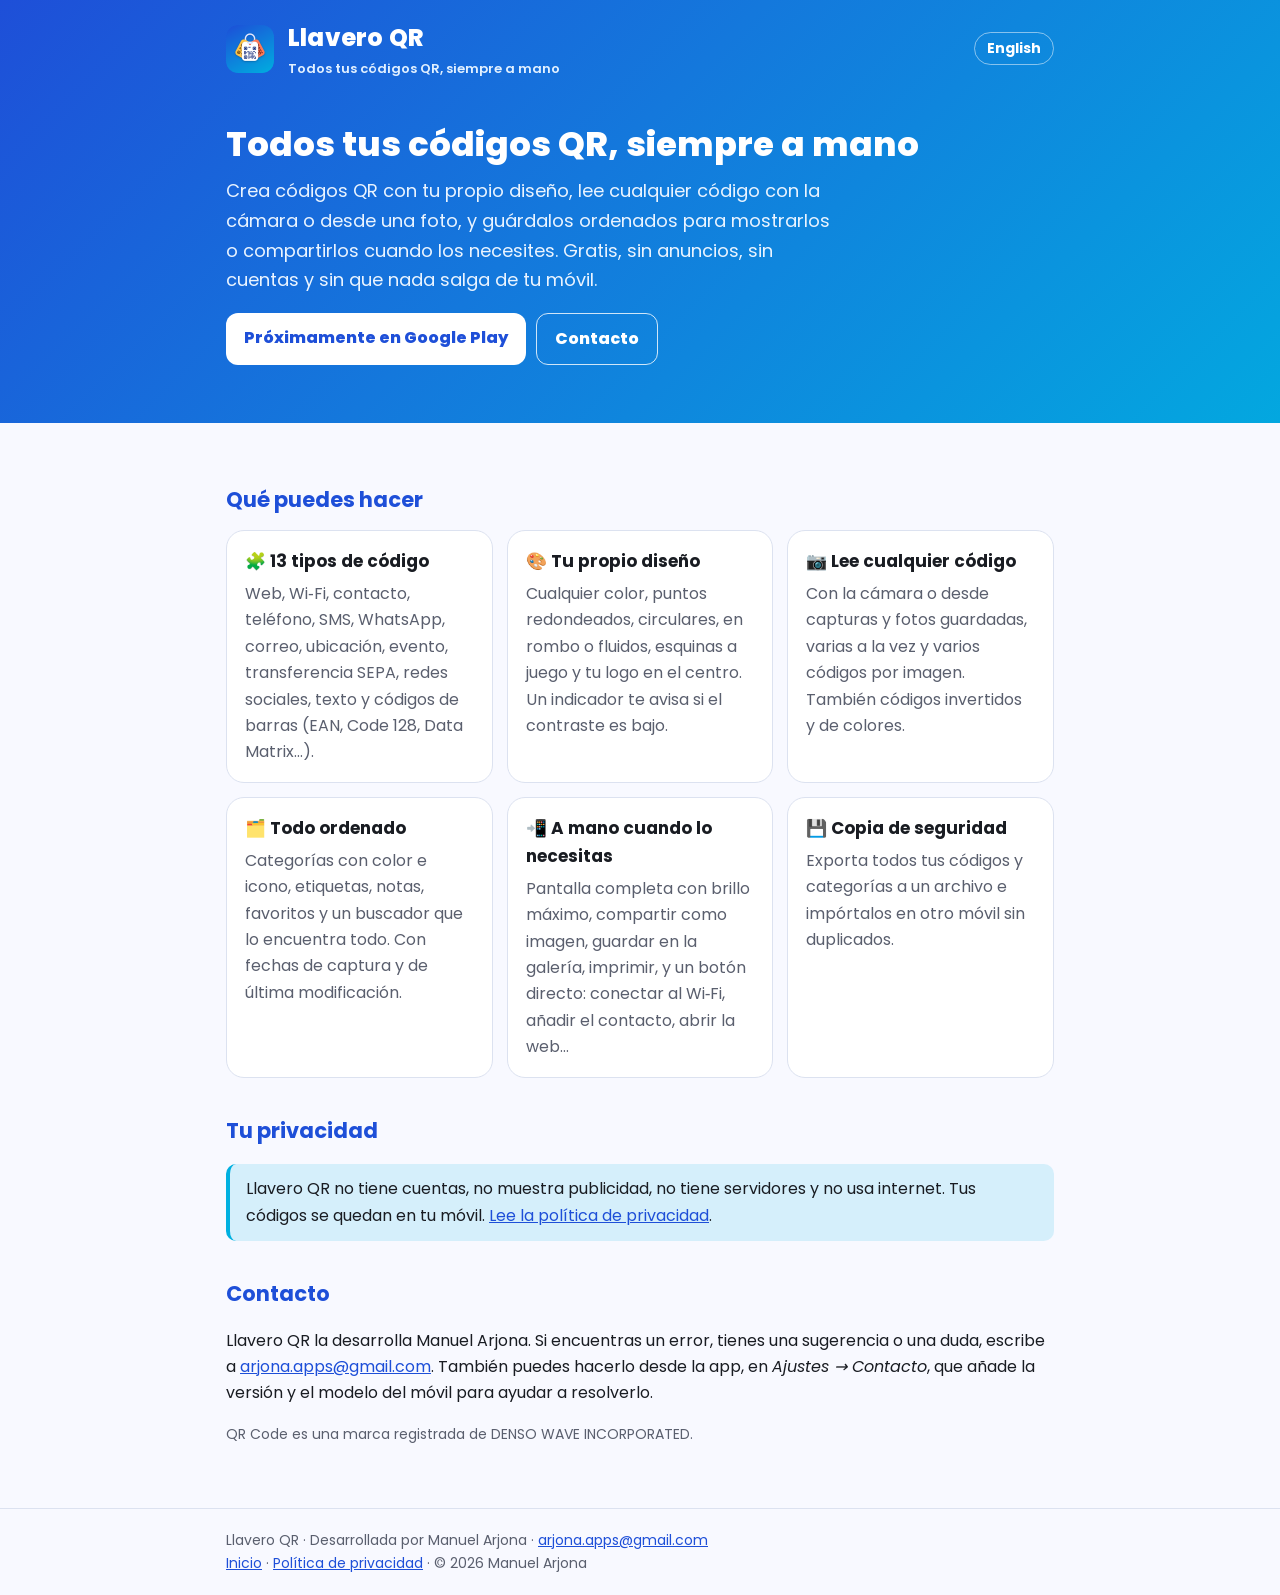
<file: index.html>
<!doctype html>
<html lang="es">
<head>
<meta charset="utf-8">
<meta name="viewport" content="width=device-width, initial-scale=1">
<meta name="theme-color" content="#1E4FD8">
<link rel="icon" href="favicon.png" type="image/png">
<link rel="preconnect" href="https://fonts.googleapis.com">
<link rel="preconnect" href="https://fonts.gstatic.com" crossorigin>
<link href="https://fonts.googleapis.com/css2?family=Poppins:wght@400;600;700;800&display=swap" rel="stylesheet">
<link rel="stylesheet" href="estilo.css">
<title>Llavero QR · Todos tus códigos QR, siempre a mano</title>
<meta name="description" content="Llavero QR es una app para Android para crear, leer, guardar, ordenar y compartir códigos QR y de barras. Gratis, sin anuncios, sin cuentas y sin internet.">
</head>
<body>
<header><div class="cab"><img src="icono.png" alt=""><div><a class="marca" href="index.html">Llavero QR</a><small>Todos tus códigos QR, siempre a mano</small></div><a class="idioma" href="en.html">English</a></div>
<div class="portada"><h1>Todos tus códigos QR, siempre a mano</h1>
<p>Crea códigos QR con tu propio diseño, lee cualquier código con la cámara o desde una foto, y guárdalos ordenados para mostrarlos o compartirlos cuando los necesites. Gratis, sin anuncios, sin cuentas y sin que nada salga de tu móvil.</p>
<div class="botones"><span class="boton">Próximamente en Google Play</span><a class="boton claro" href="mailto:arjona.apps@gmail.com?subject=APP%20Llavero%20QR">Contacto</a></div></div></header>
<main>
<h2>Qué puedes hacer</h2>
<div class="rejilla">
<div class="tarjeta"><h3>🧩 13 tipos de código</h3><p>Web, Wi‑Fi, contacto, teléfono, SMS, WhatsApp, correo, ubicación, evento, transferencia SEPA, redes sociales, texto y códigos de barras (EAN, Code 128, Data Matrix…).</p></div>
<div class="tarjeta"><h3>🎨 Tu propio diseño</h3><p>Cualquier color, puntos redondeados, circulares, en rombo o fluidos, esquinas a juego y tu logo en el centro. Un indicador te avisa si el contraste es bajo.</p></div>
<div class="tarjeta"><h3>📷 Lee cualquier código</h3><p>Con la cámara o desde capturas y fotos guardadas, varias a la vez y varios códigos por imagen. También códigos invertidos y de colores.</p></div>
<div class="tarjeta"><h3>🗂️ Todo ordenado</h3><p>Categorías con color e icono, etiquetas, notas, favoritos y un buscador que lo encuentra todo. Con fechas de captura y de última modificación.</p></div>
<div class="tarjeta"><h3>📲 A mano cuando lo necesitas</h3><p>Pantalla completa con brillo máximo, compartir como imagen, guardar en la galería, imprimir, y un botón directo: conectar al Wi‑Fi, añadir el contacto, abrir la web…</p></div>
<div class="tarjeta"><h3>💾 Copia de seguridad</h3><p>Exporta todos tus códigos y categorías a un archivo e impórtalos en otro móvil sin duplicados.</p></div>
</div>
<h2>Tu privacidad</h2>
<p class="nota">Llavero QR no tiene cuentas, no muestra publicidad, no tiene servidores y no usa internet. Tus códigos se quedan en tu móvil. <a href="privacidad.html">Lee la política de privacidad</a>.</p>
<h2>Contacto</h2>
<p>Llavero QR la desarrolla Manuel Arjona. Si encuentras un error, tienes una sugerencia o una duda, escribe a <a href="mailto:arjona.apps@gmail.com?subject=APP%20Llavero%20QR">arjona.apps@gmail.com</a>. También puedes hacerlo desde la app, en <em>Ajustes → Contacto</em>, que añade la versión y el modelo del móvil para ayudar a resolverlo.</p>
<p style="color:var(--suave);font-size:14px">QR Code es una marca registrada de DENSO WAVE INCORPORATED.</p>
</main>
<footer><div>Llavero QR · Desarrollada por Manuel Arjona · <a href="mailto:arjona.apps@gmail.com?subject=APP%20Llavero%20QR">arjona.apps@gmail.com</a><br>
<a href="index.html">Inicio</a> · <a href="privacidad.html">Política de privacidad</a> · © 2026 Manuel Arjona</div></footer>
</body>
</html>
</file>
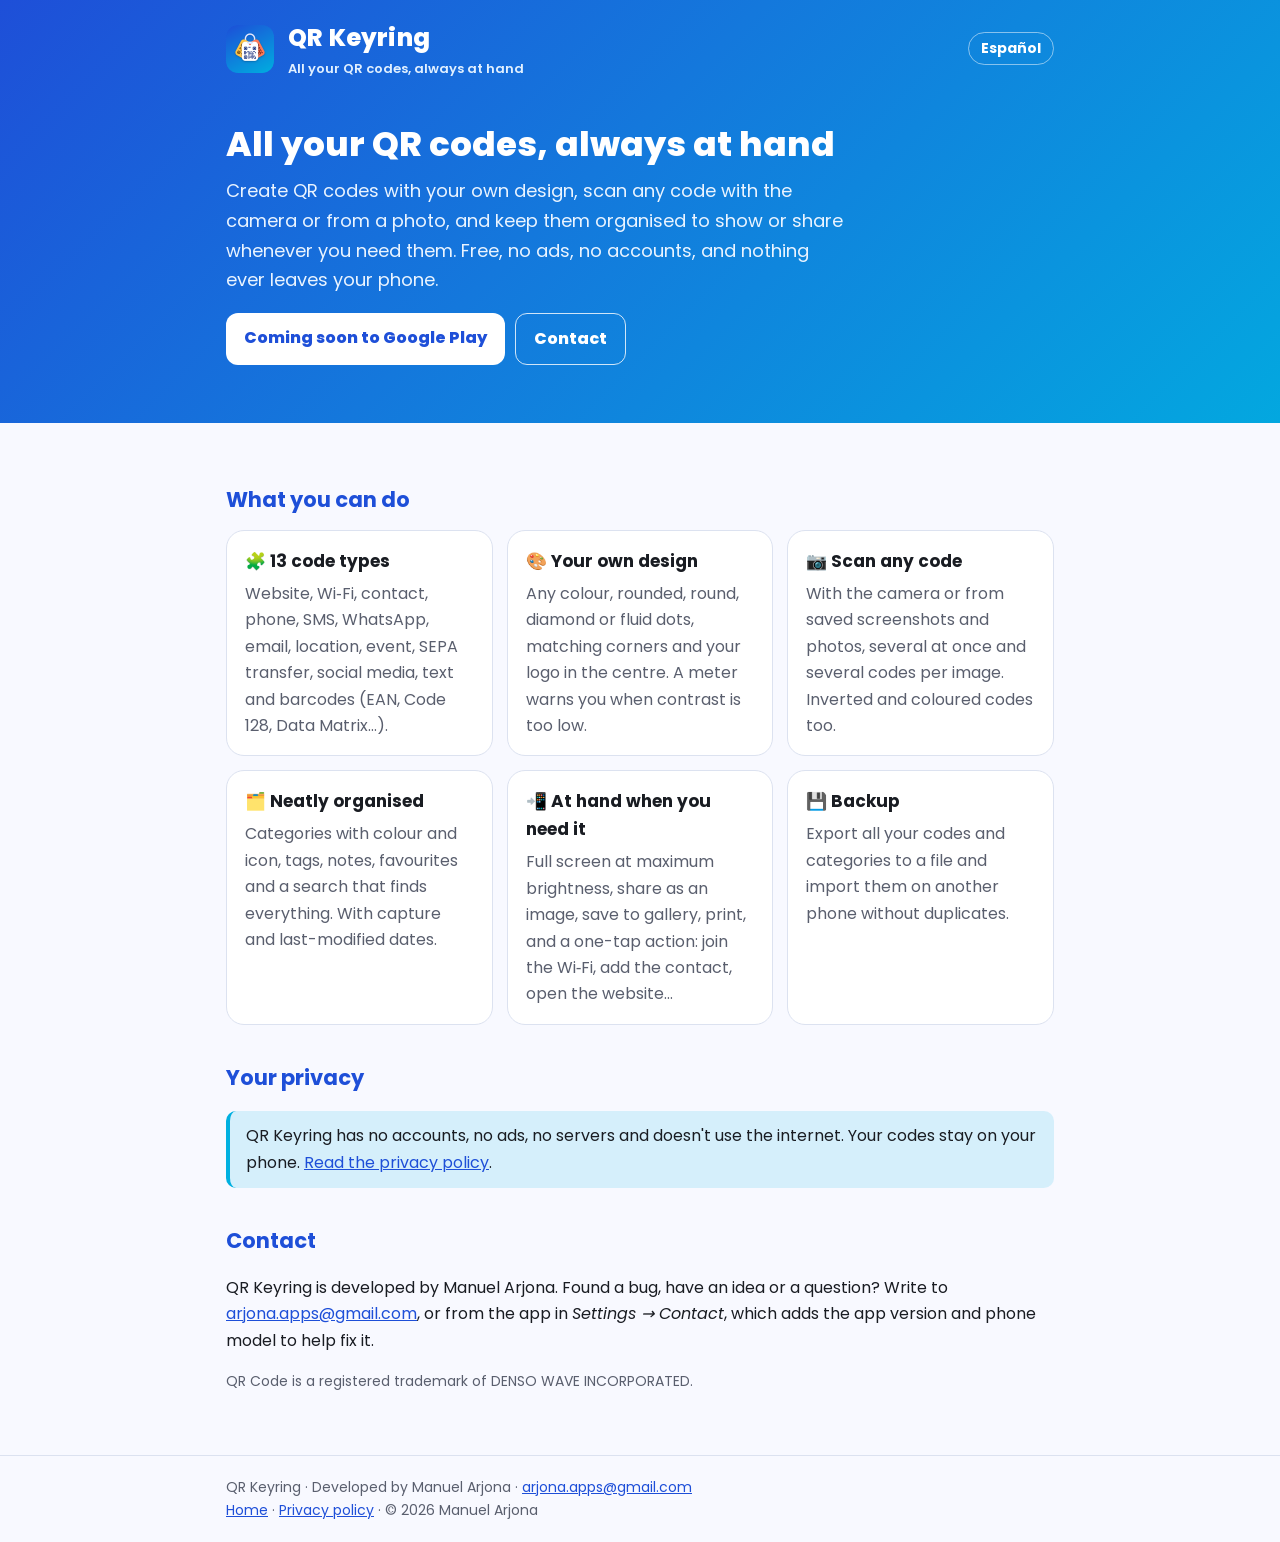
<file: en.html>
<!doctype html>
<html lang="en">
<head>
<meta charset="utf-8">
<meta name="viewport" content="width=device-width, initial-scale=1">
<meta name="theme-color" content="#1E4FD8">
<link rel="icon" href="favicon.png" type="image/png">
<link rel="preconnect" href="https://fonts.googleapis.com">
<link rel="preconnect" href="https://fonts.gstatic.com" crossorigin>
<link href="https://fonts.googleapis.com/css2?family=Poppins:wght@400;600;700;800&display=swap" rel="stylesheet">
<link rel="stylesheet" href="estilo.css">
<title>QR Keyring · All your QR codes, always at hand</title>
<meta name="description" content="QR Keyring is an Android app to create, scan, save, organise and share QR codes and barcodes. Free, no ads, no accounts, no internet.">
</head>
<body>
<header><div class="cab"><img src="icono.png" alt=""><div><a class="marca" href="en.html">QR Keyring</a><small>All your QR codes, always at hand</small></div><a class="idioma" href="index.html">Español</a></div>
<div class="portada"><h1>All your QR codes, always at hand</h1>
<p>Create QR codes with your own design, scan any code with the camera or from a photo, and keep them organised to show or share whenever you need them. Free, no ads, no accounts, and nothing ever leaves your phone.</p>
<div class="botones"><span class="boton">Coming soon to Google Play</span><a class="boton claro" href="mailto:arjona.apps@gmail.com?subject=APP%20Llavero%20QR">Contact</a></div></div></header>
<main>
<h2>What you can do</h2>
<div class="rejilla">
<div class="tarjeta"><h3>🧩 13 code types</h3><p>Website, Wi‑Fi, contact, phone, SMS, WhatsApp, email, location, event, SEPA transfer, social media, text and barcodes (EAN, Code 128, Data Matrix…).</p></div>
<div class="tarjeta"><h3>🎨 Your own design</h3><p>Any colour, rounded, round, diamond or fluid dots, matching corners and your logo in the centre. A meter warns you when contrast is too low.</p></div>
<div class="tarjeta"><h3>📷 Scan any code</h3><p>With the camera or from saved screenshots and photos, several at once and several codes per image. Inverted and coloured codes too.</p></div>
<div class="tarjeta"><h3>🗂️ Neatly organised</h3><p>Categories with colour and icon, tags, notes, favourites and a search that finds everything. With capture and last-modified dates.</p></div>
<div class="tarjeta"><h3>📲 At hand when you need it</h3><p>Full screen at maximum brightness, share as an image, save to gallery, print, and a one-tap action: join the Wi‑Fi, add the contact, open the website…</p></div>
<div class="tarjeta"><h3>💾 Backup</h3><p>Export all your codes and categories to a file and import them on another phone without duplicates.</p></div>
</div>
<h2>Your privacy</h2>
<p class="nota">QR Keyring has no accounts, no ads, no servers and doesn't use the internet. Your codes stay on your phone. <a href="privacy.html">Read the privacy policy</a>.</p>
<h2>Contact</h2>
<p>QR Keyring is developed by Manuel Arjona. Found a bug, have an idea or a question? Write to <a href="mailto:arjona.apps@gmail.com?subject=APP%20Llavero%20QR">arjona.apps@gmail.com</a>, or from the app in <em>Settings → Contact</em>, which adds the app version and phone model to help fix it.</p>
<p style="color:var(--suave);font-size:14px">QR Code is a registered trademark of DENSO WAVE INCORPORATED.</p>
</main>
<footer><div>QR Keyring · Developed by Manuel Arjona · <a href="mailto:arjona.apps@gmail.com?subject=APP%20Llavero%20QR">arjona.apps@gmail.com</a><br>
<a href="en.html">Home</a> · <a href="privacy.html">Privacy policy</a> · © 2026 Manuel Arjona</div></footer>
</body>
</html>
</file>
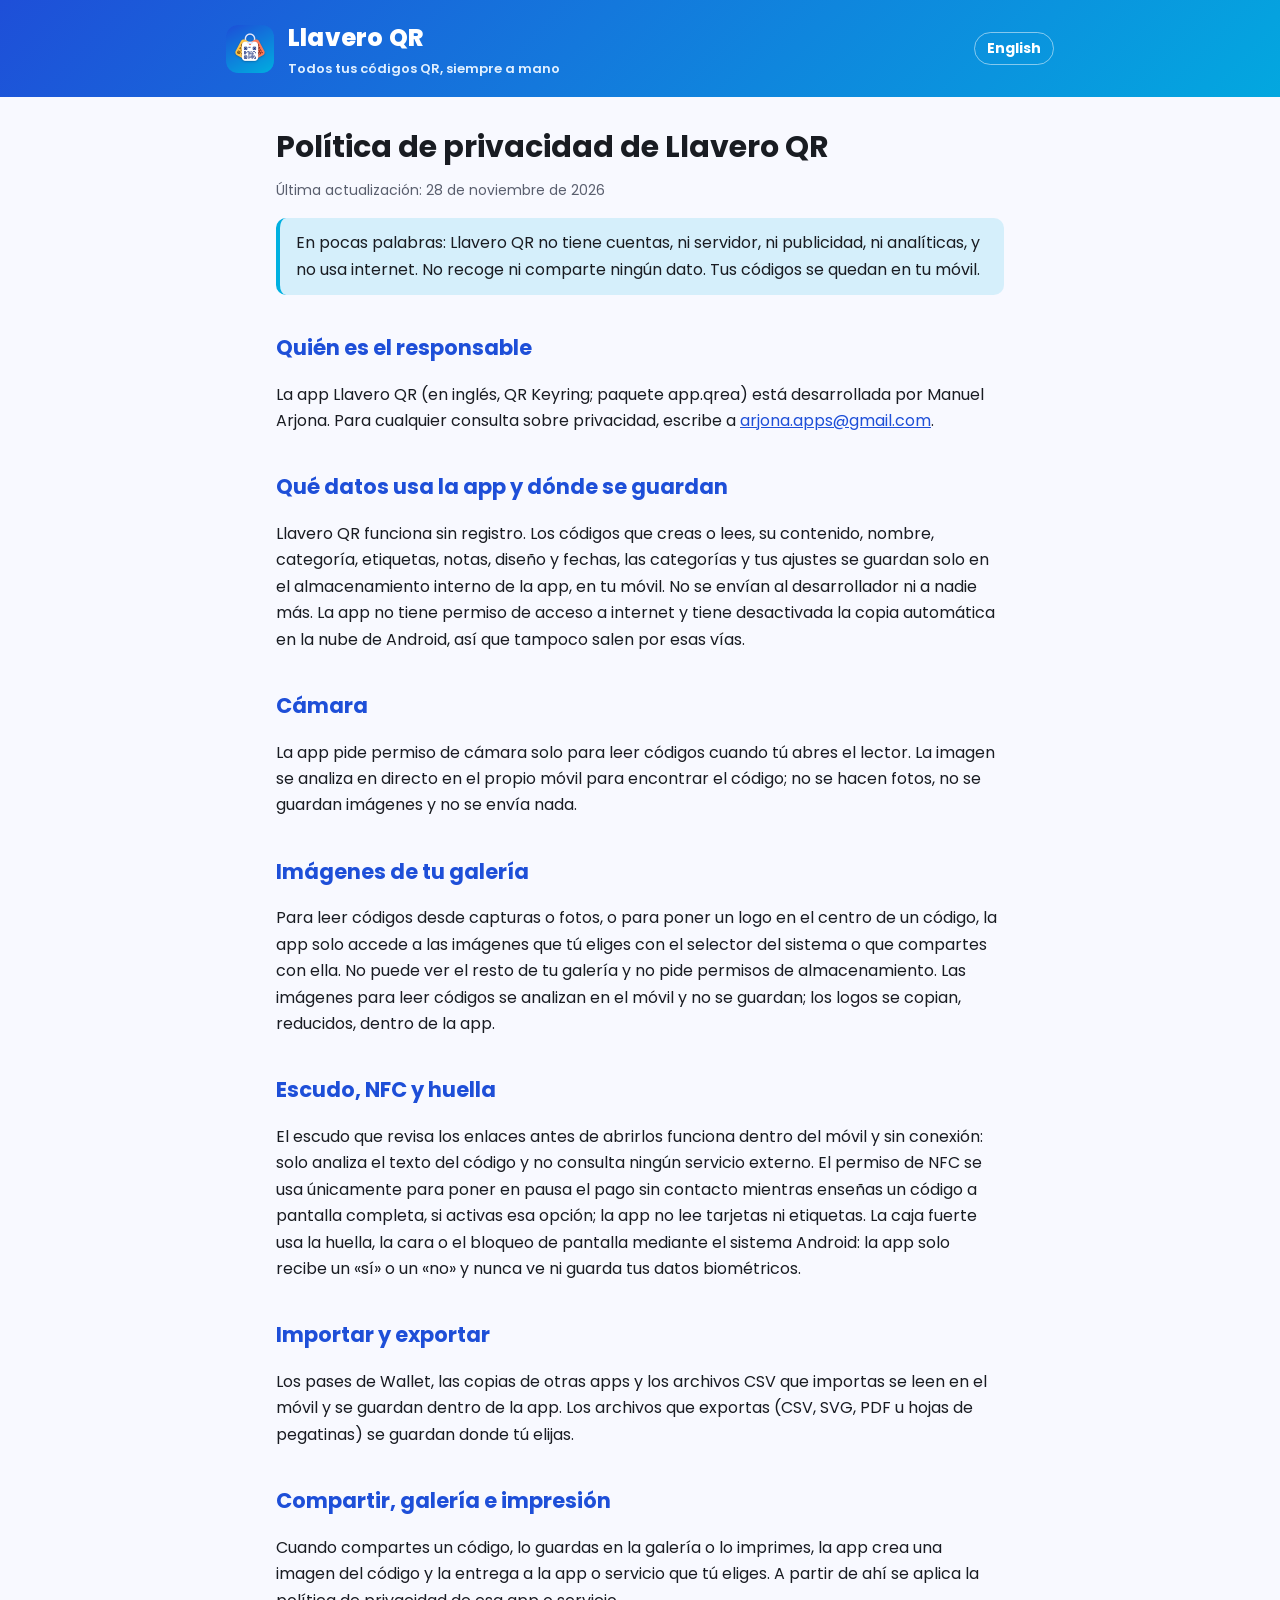
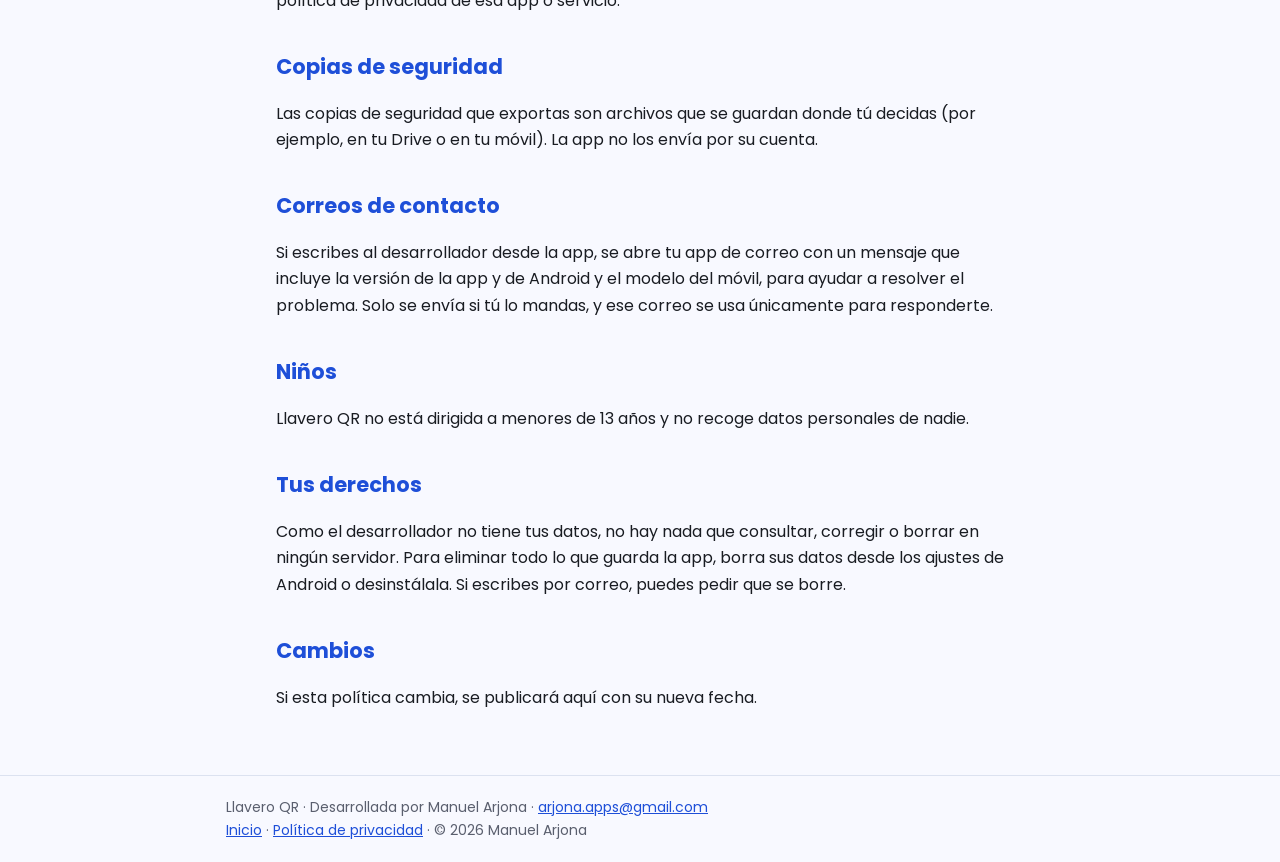
<file: privacidad.html>
<!doctype html>
<html lang="es">
<head>
<meta charset="utf-8">
<meta name="viewport" content="width=device-width, initial-scale=1">
<meta name="theme-color" content="#1E4FD8">
<link rel="icon" href="favicon.png" type="image/png">
<link rel="preconnect" href="https://fonts.googleapis.com">
<link rel="preconnect" href="https://fonts.gstatic.com" crossorigin>
<link href="https://fonts.googleapis.com/css2?family=Poppins:wght@400;600;700;800&display=swap" rel="stylesheet">
<link rel="stylesheet" href="estilo.css">
<title>Privacidad de Llavero QR</title>
<meta name="description" content="Política de privacidad de la app Llavero QR.">
</head>
<body>
<header><div class="cab"><img src="icono.png" alt=""><div><a class="marca" href="index.html">Llavero QR</a><small>Todos tus códigos QR, siempre a mano</small></div><a class="idioma" href="privacy.html">English</a></div></header>
<main class="texto">
<h1>Política de privacidad de Llavero QR</h1>
<p class="fecha">Última actualización: 28 de noviembre de 2026</p>
<p class="nota">En pocas palabras: Llavero QR no tiene cuentas, ni servidor, ni publicidad, ni analíticas, y no usa internet. No recoge ni comparte ningún dato. Tus códigos se quedan en tu móvil.</p>

<h2>Quién es el responsable</h2>
<p>La app Llavero QR (en inglés, QR Keyring; paquete app.qrea) está desarrollada por Manuel Arjona. Para cualquier consulta sobre privacidad, escribe a <a href="mailto:arjona.apps@gmail.com?subject=APP%20Llavero%20QR%20-%20Privacidad">arjona.apps@gmail.com</a>.</p>

<h2>Qué datos usa la app y dónde se guardan</h2>
<p>Llavero QR funciona sin registro. Los códigos que creas o lees, su contenido, nombre, categoría, etiquetas, notas, diseño y fechas, las categorías y tus ajustes se guardan solo en el almacenamiento interno de la app, en tu móvil. No se envían al desarrollador ni a nadie más. La app no tiene permiso de acceso a internet y tiene desactivada la copia automática en la nube de Android, así que tampoco salen por esas vías.</p>

<h2>Cámara</h2>
<p>La app pide permiso de cámara solo para leer códigos cuando tú abres el lector. La imagen se analiza en directo en el propio móvil para encontrar el código; no se hacen fotos, no se guardan imágenes y no se envía nada.</p>

<h2>Imágenes de tu galería</h2>
<p>Para leer códigos desde capturas o fotos, o para poner un logo en el centro de un código, la app solo accede a las imágenes que tú eliges con el selector del sistema o que compartes con ella. No puede ver el resto de tu galería y no pide permisos de almacenamiento. Las imágenes para leer códigos se analizan en el móvil y no se guardan; los logos se copian, reducidos, dentro de la app.</p>

<h2>Escudo, NFC y huella</h2>
<p>El escudo que revisa los enlaces antes de abrirlos funciona dentro del móvil y sin conexión: solo analiza el texto del código y no consulta ningún servicio externo. El permiso de NFC se usa únicamente para poner en pausa el pago sin contacto mientras enseñas un código a pantalla completa, si activas esa opción; la app no lee tarjetas ni etiquetas. La caja fuerte usa la huella, la cara o el bloqueo de pantalla mediante el sistema Android: la app solo recibe un «sí» o un «no» y nunca ve ni guarda tus datos biométricos.</p>

<h2>Importar y exportar</h2>
<p>Los pases de Wallet, las copias de otras apps y los archivos CSV que importas se leen en el móvil y se guardan dentro de la app. Los archivos que exportas (CSV, SVG, PDF u hojas de pegatinas) se guardan donde tú elijas.</p>

<h2>Compartir, galería e impresión</h2>
<p>Cuando compartes un código, lo guardas en la galería o lo imprimes, la app crea una imagen del código y la entrega a la app o servicio que tú eliges. A partir de ahí se aplica la política de privacidad de esa app o servicio.</p>

<h2>Copias de seguridad</h2>
<p>Las copias de seguridad que exportas son archivos que se guardan donde tú decidas (por ejemplo, en tu Drive o en tu móvil). La app no los envía por su cuenta.</p>

<h2>Correos de contacto</h2>
<p>Si escribes al desarrollador desde la app, se abre tu app de correo con un mensaje que incluye la versión de la app y de Android y el modelo del móvil, para ayudar a resolver el problema. Solo se envía si tú lo mandas, y ese correo se usa únicamente para responderte.</p>

<h2>Niños</h2>
<p>Llavero QR no está dirigida a menores de 13 años y no recoge datos personales de nadie.</p>

<h2>Tus derechos</h2>
<p>Como el desarrollador no tiene tus datos, no hay nada que consultar, corregir o borrar en ningún servidor. Para eliminar todo lo que guarda la app, borra sus datos desde los ajustes de Android o desinstálala. Si escribes por correo, puedes pedir que se borre.</p>

<h2>Cambios</h2>
<p>Si esta política cambia, se publicará aquí con su nueva fecha.</p>
</main>
<footer><div>Llavero QR · Desarrollada por Manuel Arjona · <a href="mailto:arjona.apps@gmail.com?subject=APP%20Llavero%20QR">arjona.apps@gmail.com</a><br>
<a href="index.html">Inicio</a> · <a href="privacidad.html">Política de privacidad</a> · © 2026 Manuel Arjona</div></footer>
</body>
</html>
</file>
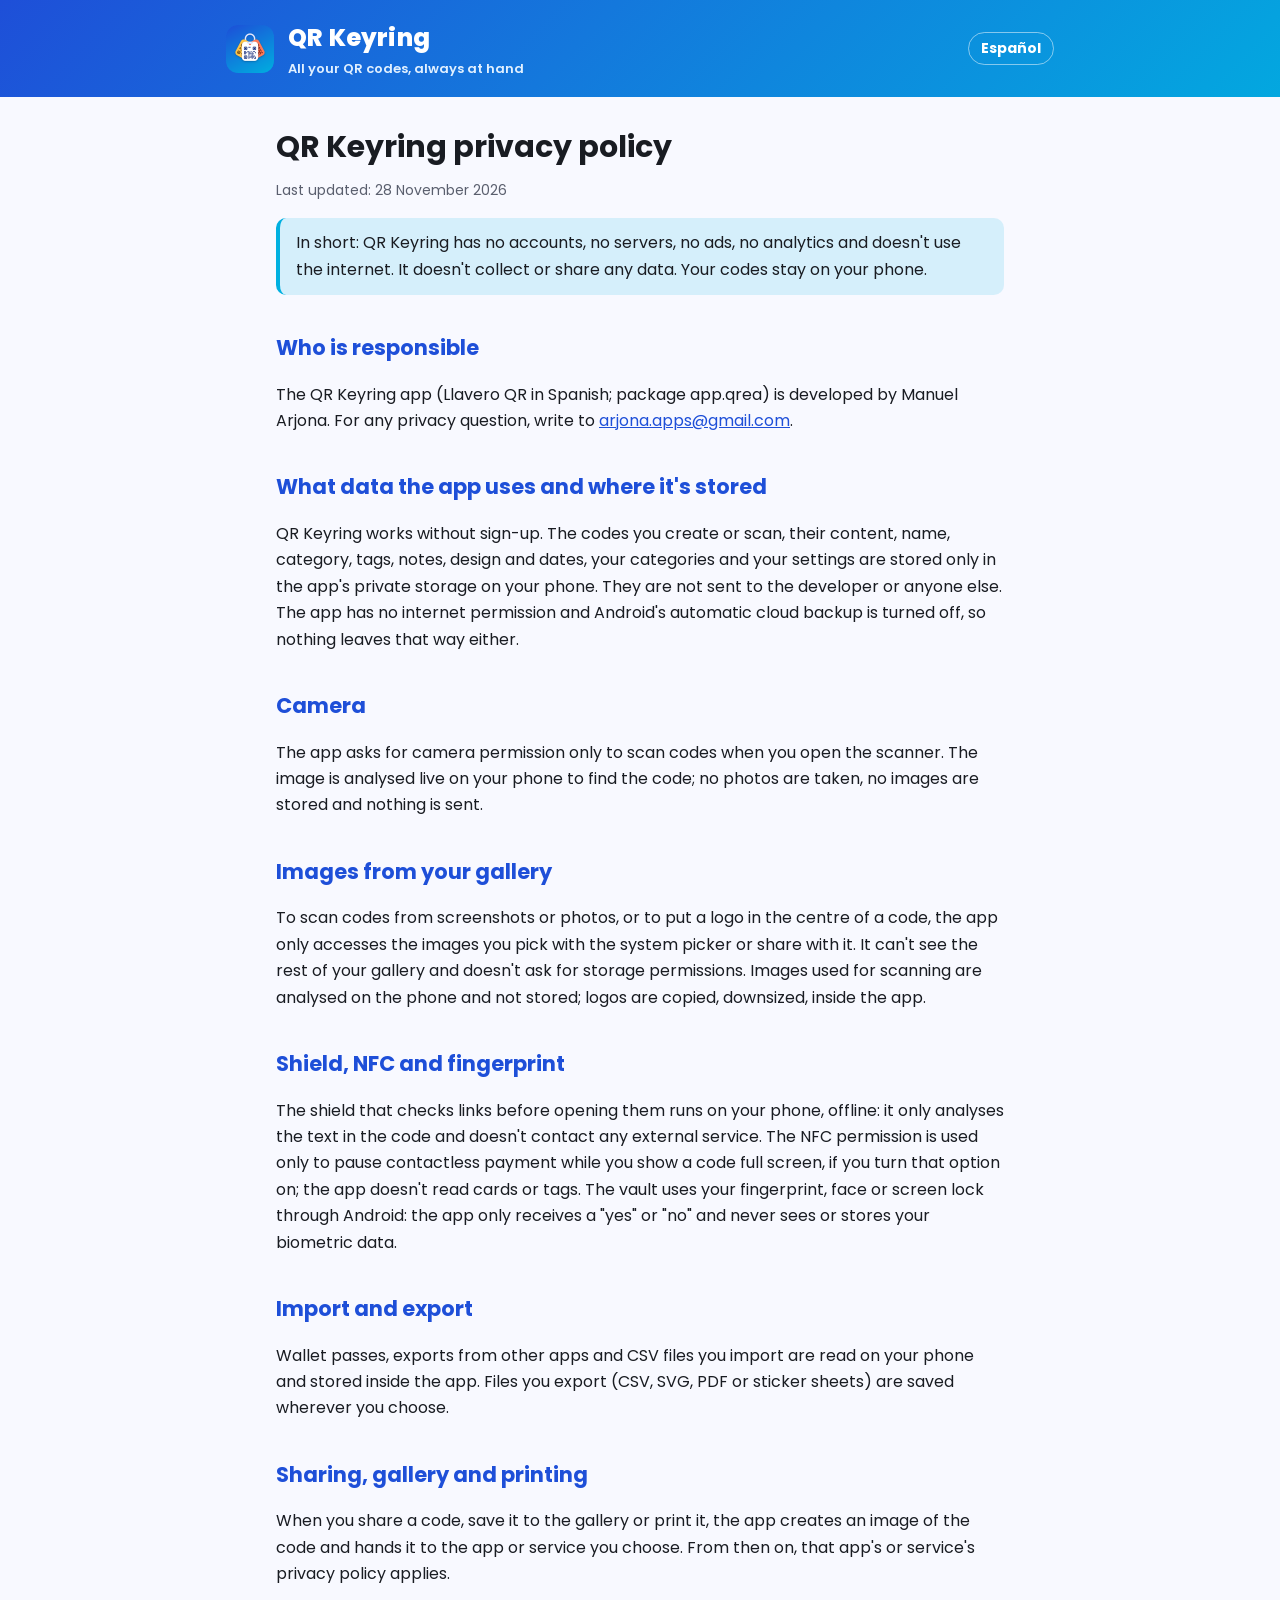
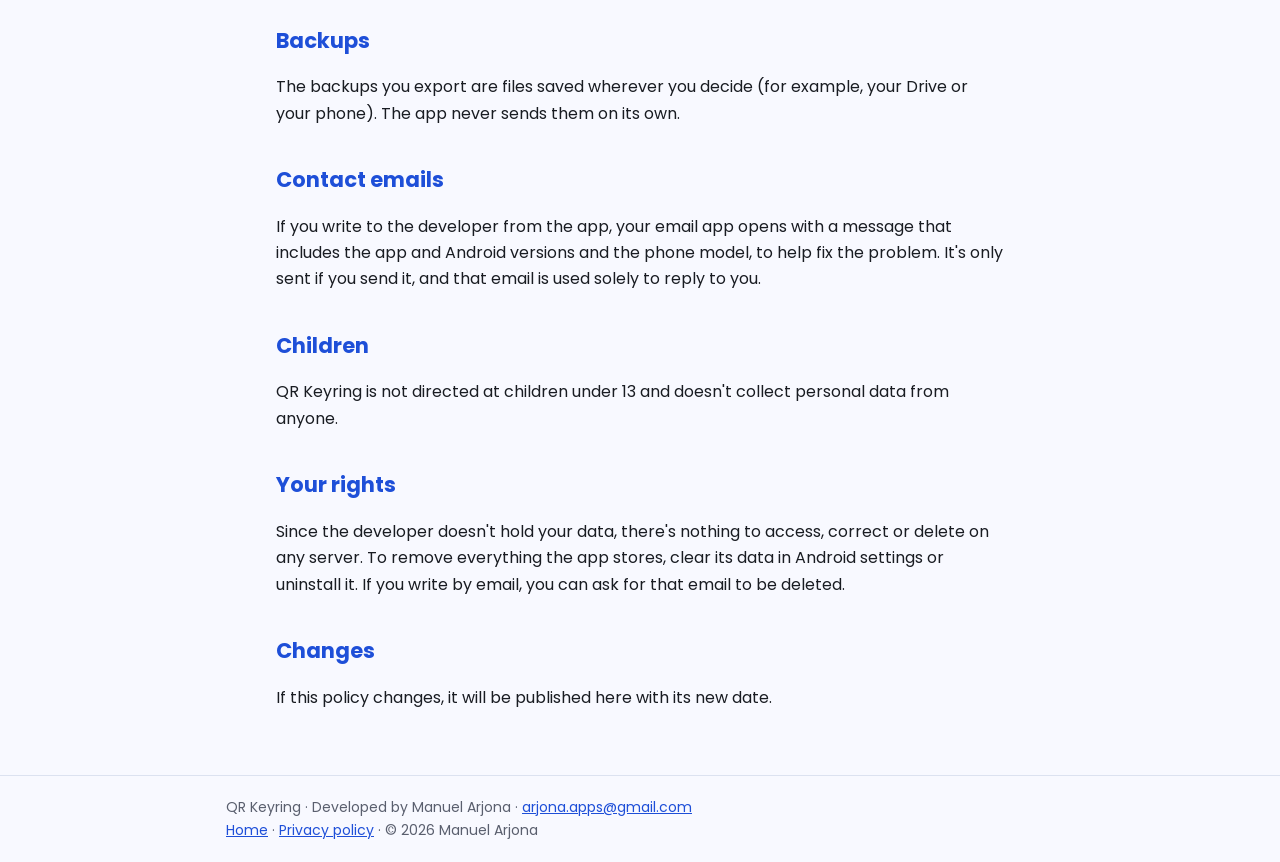
<file: privacy.html>
<!doctype html>
<html lang="en">
<head>
<meta charset="utf-8">
<meta name="viewport" content="width=device-width, initial-scale=1">
<meta name="theme-color" content="#1E4FD8">
<link rel="icon" href="favicon.png" type="image/png">
<link rel="preconnect" href="https://fonts.googleapis.com">
<link rel="preconnect" href="https://fonts.gstatic.com" crossorigin>
<link href="https://fonts.googleapis.com/css2?family=Poppins:wght@400;600;700;800&display=swap" rel="stylesheet">
<link rel="stylesheet" href="estilo.css">
<title>QR Keyring privacy policy</title>
<meta name="description" content="Privacy policy of the QR Keyring app.">
</head>
<body>
<header><div class="cab"><img src="icono.png" alt=""><div><a class="marca" href="en.html">QR Keyring</a><small>All your QR codes, always at hand</small></div><a class="idioma" href="privacidad.html">Español</a></div></header>
<main class="texto">
<h1>QR Keyring privacy policy</h1>
<p class="fecha">Last updated: 28 November 2026</p>
<p class="nota">In short: QR Keyring has no accounts, no servers, no ads, no analytics and doesn't use the internet. It doesn't collect or share any data. Your codes stay on your phone.</p>

<h2>Who is responsible</h2>
<p>The QR Keyring app (Llavero QR in Spanish; package app.qrea) is developed by Manuel Arjona. For any privacy question, write to <a href="mailto:arjona.apps@gmail.com?subject=APP%20Llavero%20QR%20-%20Privacy">arjona.apps@gmail.com</a>.</p>

<h2>What data the app uses and where it's stored</h2>
<p>QR Keyring works without sign-up. The codes you create or scan, their content, name, category, tags, notes, design and dates, your categories and your settings are stored only in the app's private storage on your phone. They are not sent to the developer or anyone else. The app has no internet permission and Android's automatic cloud backup is turned off, so nothing leaves that way either.</p>

<h2>Camera</h2>
<p>The app asks for camera permission only to scan codes when you open the scanner. The image is analysed live on your phone to find the code; no photos are taken, no images are stored and nothing is sent.</p>

<h2>Images from your gallery</h2>
<p>To scan codes from screenshots or photos, or to put a logo in the centre of a code, the app only accesses the images you pick with the system picker or share with it. It can't see the rest of your gallery and doesn't ask for storage permissions. Images used for scanning are analysed on the phone and not stored; logos are copied, downsized, inside the app.</p>

<h2>Shield, NFC and fingerprint</h2>
<p>The shield that checks links before opening them runs on your phone, offline: it only analyses the text in the code and doesn't contact any external service. The NFC permission is used only to pause contactless payment while you show a code full screen, if you turn that option on; the app doesn't read cards or tags. The vault uses your fingerprint, face or screen lock through Android: the app only receives a "yes" or "no" and never sees or stores your biometric data.</p>

<h2>Import and export</h2>
<p>Wallet passes, exports from other apps and CSV files you import are read on your phone and stored inside the app. Files you export (CSV, SVG, PDF or sticker sheets) are saved wherever you choose.</p>

<h2>Sharing, gallery and printing</h2>
<p>When you share a code, save it to the gallery or print it, the app creates an image of the code and hands it to the app or service you choose. From then on, that app's or service's privacy policy applies.</p>

<h2>Backups</h2>
<p>The backups you export are files saved wherever you decide (for example, your Drive or your phone). The app never sends them on its own.</p>

<h2>Contact emails</h2>
<p>If you write to the developer from the app, your email app opens with a message that includes the app and Android versions and the phone model, to help fix the problem. It's only sent if you send it, and that email is used solely to reply to you.</p>

<h2>Children</h2>
<p>QR Keyring is not directed at children under 13 and doesn't collect personal data from anyone.</p>

<h2>Your rights</h2>
<p>Since the developer doesn't hold your data, there's nothing to access, correct or delete on any server. To remove everything the app stores, clear its data in Android settings or uninstall it. If you write by email, you can ask for that email to be deleted.</p>

<h2>Changes</h2>
<p>If this policy changes, it will be published here with its new date.</p>
</main>
<footer><div>QR Keyring · Developed by Manuel Arjona · <a href="mailto:arjona.apps@gmail.com?subject=APP%20Llavero%20QR">arjona.apps@gmail.com</a><br>
<a href="en.html">Home</a> · <a href="privacy.html">Privacy policy</a> · © 2026 Manuel Arjona</div></footer>
</body>
</html>
</file>
<file: estilo.css>
:root{--azul:#1E4FD8;--cian:#00B0E0;--coral:#FF7A59;--crema:#E1F0FF;--acento:#1E4FD8;--fondo:#F8F9FF;--tarjeta:#FFFFFF;--texto:#191C22;--suave:#5A5F6E;--borde:#DCE2F0}
@media (prefers-color-scheme:dark){:root{--fondo:#10131A;--tarjeta:#1C1F27;--texto:#E1E2EC;--suave:#B4B9C8;--borde:#2E323C;--acento:#9DB7FF}}
*{box-sizing:border-box}
html{-webkit-text-size-adjust:100%}
body{margin:0;background:var(--fondo);color:var(--texto);font:16px/1.65 "Poppins",system-ui,-apple-system,"Segoe UI",Roboto,sans-serif}
header{background:linear-gradient(135deg,var(--azul) 0%,#1478DC 45%,var(--cian) 110%);color:#fff}
.cab{max-width:860px;margin:0 auto;padding:18px 16px;display:flex;align-items:center;gap:14px}
.cab img{width:48px;height:48px;border-radius:12px}
.cab a.marca{color:#fff;text-decoration:none;font-size:24px;font-weight:800;letter-spacing:.2px}
.cab small{display:block;color:var(--crema);font-size:13px;font-weight:600}
.cab .idioma{margin-left:auto;color:#fff;font-size:14px;font-weight:700;text-decoration:none;border:1.5px solid rgba(255,255,255,.5);border-radius:999px;padding:4px 12px}
.portada{max-width:860px;margin:0 auto;padding:28px 16px 40px}
.portada h1{font-size:34px;line-height:1.15;margin:0 0 12px;font-weight:800}
.portada p{color:#EAF4FF;font-size:18px;margin:0;max-width:620px}
main{max-width:860px;margin:0 auto;padding:24px 16px 48px}
main.texto{max-width:760px}
h1{font-size:30px;line-height:1.2;margin:8px 0 4px}
h2{font-size:21px;margin:36px 0 8px;color:var(--acento)}
h3{font-size:17px;margin:20px 0 4px}
.fecha{color:var(--suave);font-size:14px}
.nota{border-left:4px solid var(--cian);background:color-mix(in srgb,var(--cian) 14%,transparent);padding:12px 16px;border-radius:10px}
a{color:var(--acento)}
ul{padding-left:22px}
li{margin:4px 0}
.rejilla{display:grid;grid-template-columns:repeat(auto-fit,minmax(240px,1fr));gap:14px;margin-top:12px}
.tarjeta{background:var(--tarjeta);border:1px solid var(--borde);border-radius:18px;padding:16px 18px}
.tarjeta h3{margin:0 0 6px}
.tarjeta p{margin:0;color:var(--suave)}
.capturas{display:flex;gap:14px;overflow-x:auto;padding:4px 2px 14px;scroll-snap-type:x mandatory}
.capturas img{height:440px;width:auto;border-radius:18px;border:1px solid var(--borde);scroll-snap-align:start;flex:none}
.botones{display:flex;flex-wrap:wrap;gap:10px;margin:18px 0}
.boton{display:inline-block;background:#fff;color:var(--azul);text-decoration:none;padding:12px 18px;border-radius:12px;font-weight:800}
.boton.claro{background:transparent;color:#fff;border:1.5px solid rgba(255,255,255,.8)}
footer{border-top:1px solid var(--borde);color:var(--suave);font-size:14px}
footer div{max-width:860px;margin:0 auto;padding:20px 16px}
@media (max-width:520px){.portada h1{font-size:28px}.capturas img{height:380px}}
</file>
